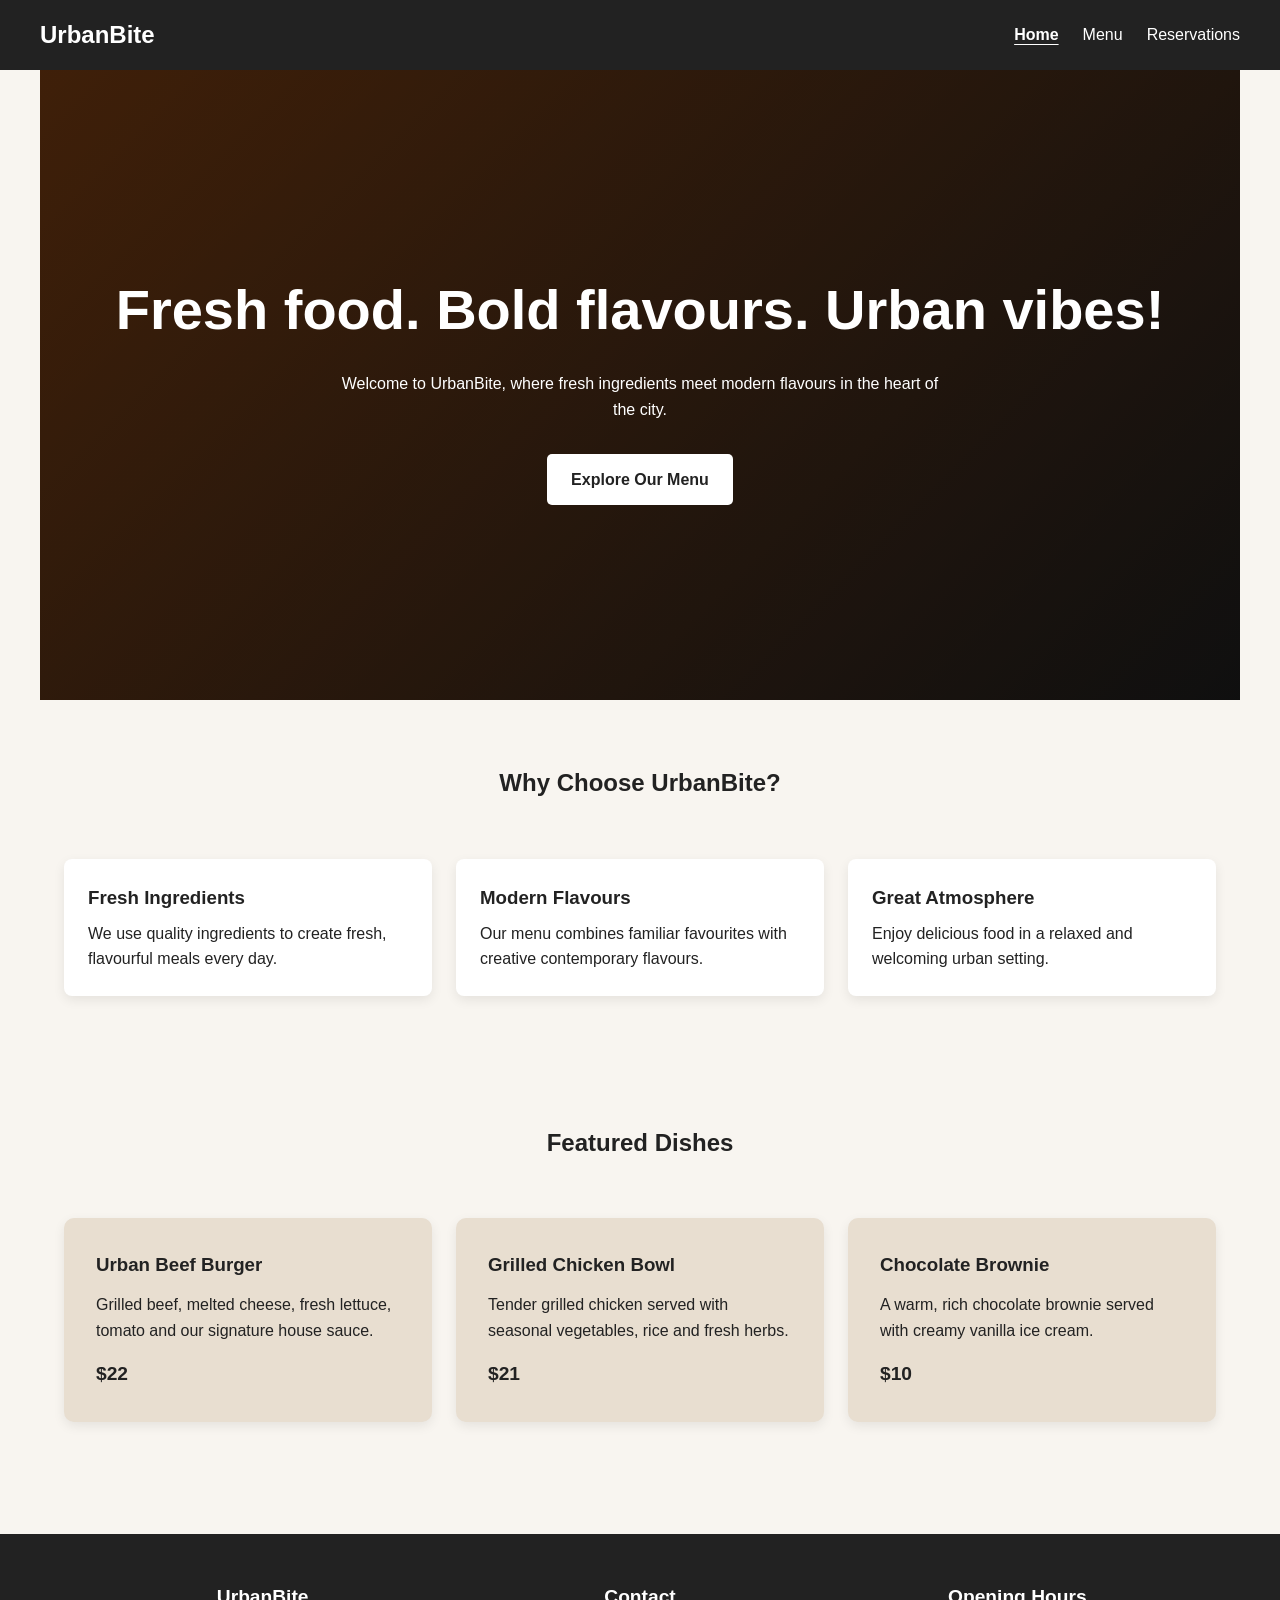
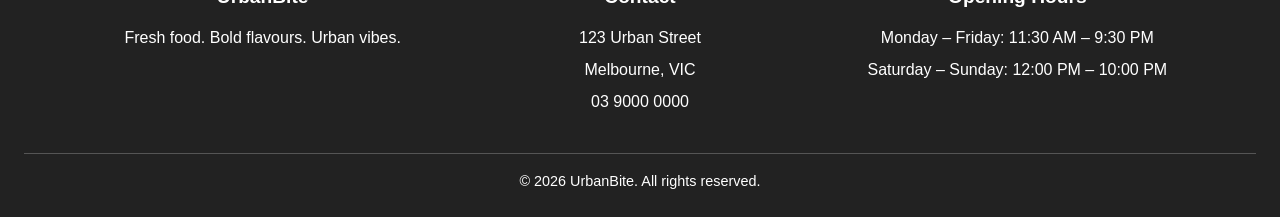
<file: index.html>
<!DOCTYPE html>
<html lang="en">
<head>
    <meta charset="UTF-8">

    <meta name="viewport" content="width=device-width, initial-scale=1.0">

    <title>UrbanBite | Modern Restaurant</title>

    <link rel="stylesheet" href="css/styles.css">
</head>

<body>
<a class="skip-link" href="#main-content">Skip to main content</a>
    <header>
<nav>
    <a href="index.html">UrbanBite</a>

    <button
        class="menu-toggle"
        type="button"
        aria-label="Open navigation menu"
        aria-expanded="false"
    >
        ☰
    </button>

    <ul class="nav-links">
                <li><a href="index.html">Home</a></li>
                <li><a href="menu.html">Menu</a></li>
                <li><a href="reservations.html">Reservations</a></li>
            </ul>
        </nav>
    </header>

    <main id="main-content">

        <section>
            <h1>Fresh food. Bold flavours. Urban vibes!</h1>

            <p>
                Welcome to UrbanBite, where fresh ingredients meet
                modern flavours in the heart of the city.
            </p>

            <a href="menu.html">Explore Our Menu</a>
        </section>

       <section class="features">
    <h2>Why Choose UrbanBite?</h2>

            <article>
                <h3>Fresh Ingredients</h3>
                <p>
                    We use quality ingredients to create fresh,
                    flavourful meals every day.
                </p>
            </article>

            <article>
                <h3>Modern Flavours</h3>
                <p>
                    Our menu combines familiar favourites with
                    creative contemporary flavours.
                </p>
            </article>

            <article>
                <h3>Great Atmosphere</h3>
                <p>
                    Enjoy delicious food in a relaxed and welcoming
                    urban setting.
                </p>
            </article>
        </section>
<section class="featured">

    <h2>Featured Dishes</h2>

    <article class="featured-item">
        <div>
            <h3>Urban Beef Burger</h3>

            <p>
                Grilled beef, melted cheese, fresh lettuce,
                tomato and our signature house sauce.
            </p>

            <p class="price">$22</p>
        </div>
    </article>


    <article class="featured-item">
        <div>
            <h3>Grilled Chicken Bowl</h3>

            <p>
                Tender grilled chicken served with seasonal
                vegetables, rice and fresh herbs.
            </p>

            <p class="price">$21</p>
        </div>
    </article>


    <article class="featured-item">
        <div>
            <h3>Chocolate Brownie</h3>

            <p>
                A warm, rich chocolate brownie served
                with creamy vanilla ice cream.
            </p>

            <p class="price">$10</p>
        </div>
    </article>

</section>

    </main>

<footer>
    <div class="footer-content">
        <div>
            <h2>UrbanBite</h2>
            <p>Fresh food. Bold flavours. Urban vibes.</p>
        </div>

        <div>
            <h2>Contact</h2>
            <p>123 Urban Street</p>
            <p>Melbourne, VIC</p>
            <p>03 9000 0000</p>
        </div>

        <div>
            <h2>Opening Hours</h2>
            <p>Monday – Friday: 11:30 AM – 9:30 PM</p>
            <p>Saturday – Sunday: 12:00 PM – 10:00 PM</p>
        </div>
    </div>

    <p class="footer-bottom">
        &copy; 2026 UrbanBite. All rights reserved.
    </p>
</footer>

    <script src="js/script.js"></script>

</body>
</html>
</file>
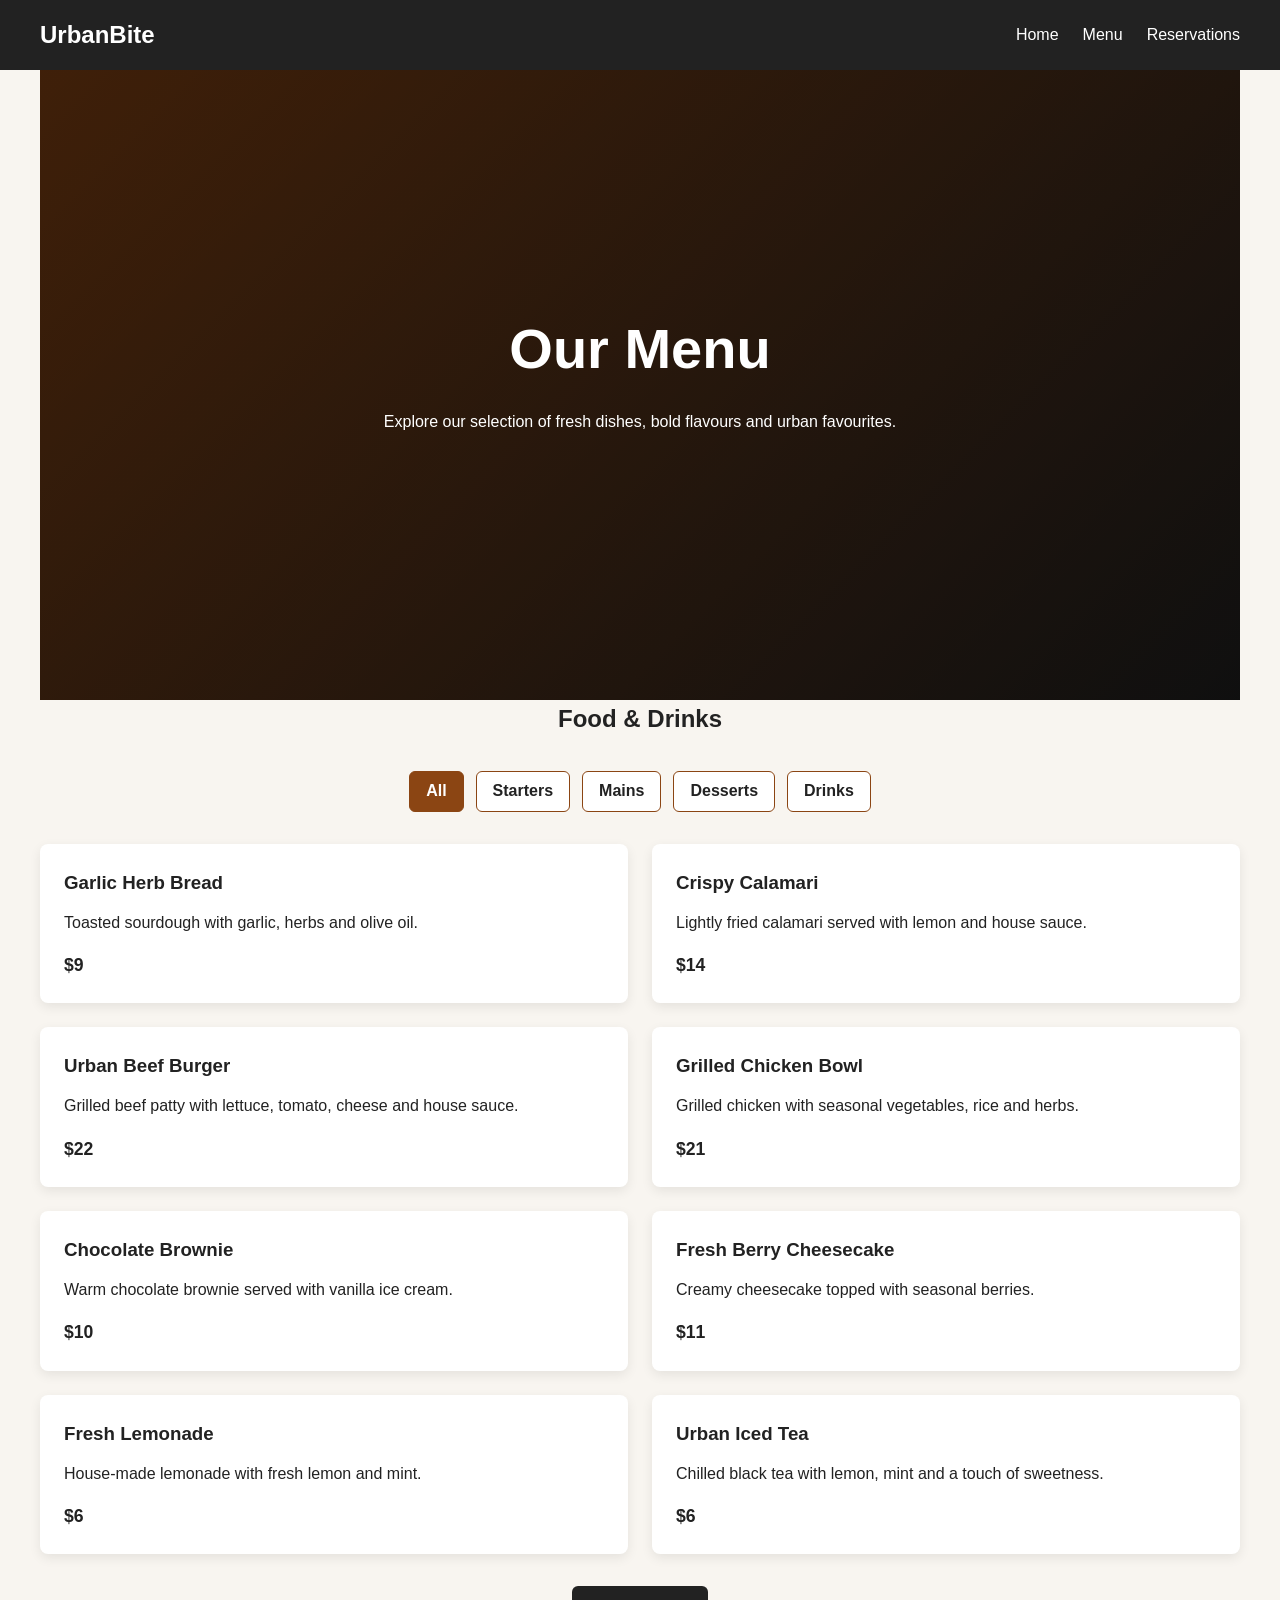
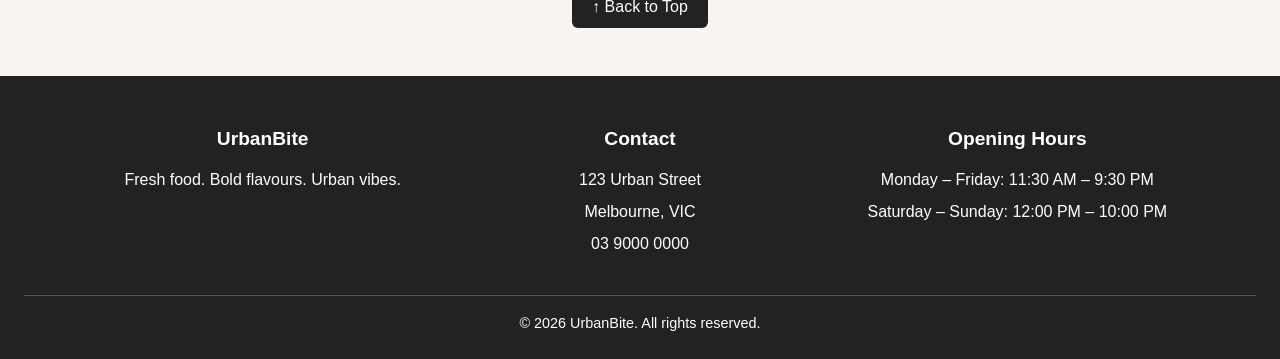
<file: menu.html>
<!DOCTYPE html>
<html lang="en">

<head>
    <meta charset="UTF-8">

    <meta name="viewport" content="width=device-width, initial-scale=1.0">

    <title>UrbanBite | Menu</title>

    <link rel="stylesheet" href="css/styles.css">
</head>

<body>
<a class="skip-link" href="#main-content">Skip to main content</a>
    <header>
        <nav>
            <a href="index.html">UrbanBite</a>

            <ul>
                <li><a href="index.html">Home</a></li>
                <li><a href="menu.html">Menu</a></li>
                <li><a href="reservations.html">Reservations</a></li>
            </ul>
        </nav>
    </header>

<main id="main-content">

<section class="page-header">
    <h1>Our Menu</h1>

    <p>
        Explore our selection of fresh dishes,
        bold flavours and urban favourites.
    </p>
</section>


        <section aria-labelledby="menu-heading">

            <h2 id="menu-heading">Food & Drinks</h2>

<div class="menu-filters" aria-label="Filter menu items">
    <button type="button" aria-pressed="true">All</button>
    <button type="button" aria-pressed="false">Starters</button>
    <button type="button" aria-pressed="false">Mains</button>
    <button type="button" aria-pressed="false">Desserts</button>
    <button type="button" aria-pressed="false">Drinks</button>
</div>


            <div class="menu-grid">

<article class="menu-item" data-category="starter">
    <h3>Garlic Herb Bread</h3>

                    <p>
                        Toasted sourdough with garlic,
                        herbs and olive oil.
                    </p>

                    <p>$9</p>
                </article>


<article class="menu-item" data-category="starter">
                        <h3>Crispy Calamari</h3>

                    <p>
                        Lightly fried calamari served
                        with lemon and house sauce.
                    </p>

                    <p>$14</p>
                </article>


<article class="menu-item" data-category="main">
                        <h3>Urban Beef Burger</h3>

                    <p>
                        Grilled beef patty with lettuce,
                        tomato, cheese and house sauce.
                    </p>

                    <p>$22</p>
                </article>


<article class="menu-item" data-category="main">
                        <h3>Grilled Chicken Bowl</h3>

                    <p>
                        Grilled chicken with seasonal
                        vegetables, rice and herbs.
                    </p>

                    <p>$21</p>
                </article>


<article class="menu-item" data-category="dessert">
                        <h3>Chocolate Brownie</h3>

                    <p>
                        Warm chocolate brownie served
                        with vanilla ice cream.
                    </p>

                    <p>$10</p>
                </article>


<article class="menu-item" data-category="dessert">
                        <h3>Fresh Berry Cheesecake</h3>

                    <p>
                        Creamy cheesecake topped with
                        seasonal berries.
                    </p>

                    <p>$11</p>
                </article>


<article class="menu-item" data-category="drink">
                        <h3>Fresh Lemonade</h3>

                    <p>
                        House-made lemonade with
                        fresh lemon and mint.
                    </p>

                    <p>$6</p>
                </article>


<article class="menu-item" data-category="drink">
                        <h3>Urban Iced Tea</h3>

                    <p>
                        Chilled black tea with lemon,
                        mint and a touch of sweetness.
                    </p>

                    <p>$6</p>
                </article>

            </div>

        </section>

    </main>

<button id="backToTop" type="button" aria-label="Back to top">
    ↑ Back to Top
</button>

<footer>
    <div class="footer-content">
        <div>
            <h2>UrbanBite</h2>
            <p>Fresh food. Bold flavours. Urban vibes.</p>
        </div>

        <div>
            <h2>Contact</h2>
            <p>123 Urban Street</p>
            <p>Melbourne, VIC</p>
            <p>03 9000 0000</p>
        </div>

        <div>
            <h2>Opening Hours</h2>
            <p>Monday – Friday: 11:30 AM – 9:30 PM</p>
            <p>Saturday – Sunday: 12:00 PM – 10:00 PM</p>
        </div>
    </div>

    <p class="footer-bottom">
        &copy; 2026 UrbanBite. All rights reserved.
    </p>
</footer>


    <script src="js/script.js"></script>

</body>

</html>
</file>
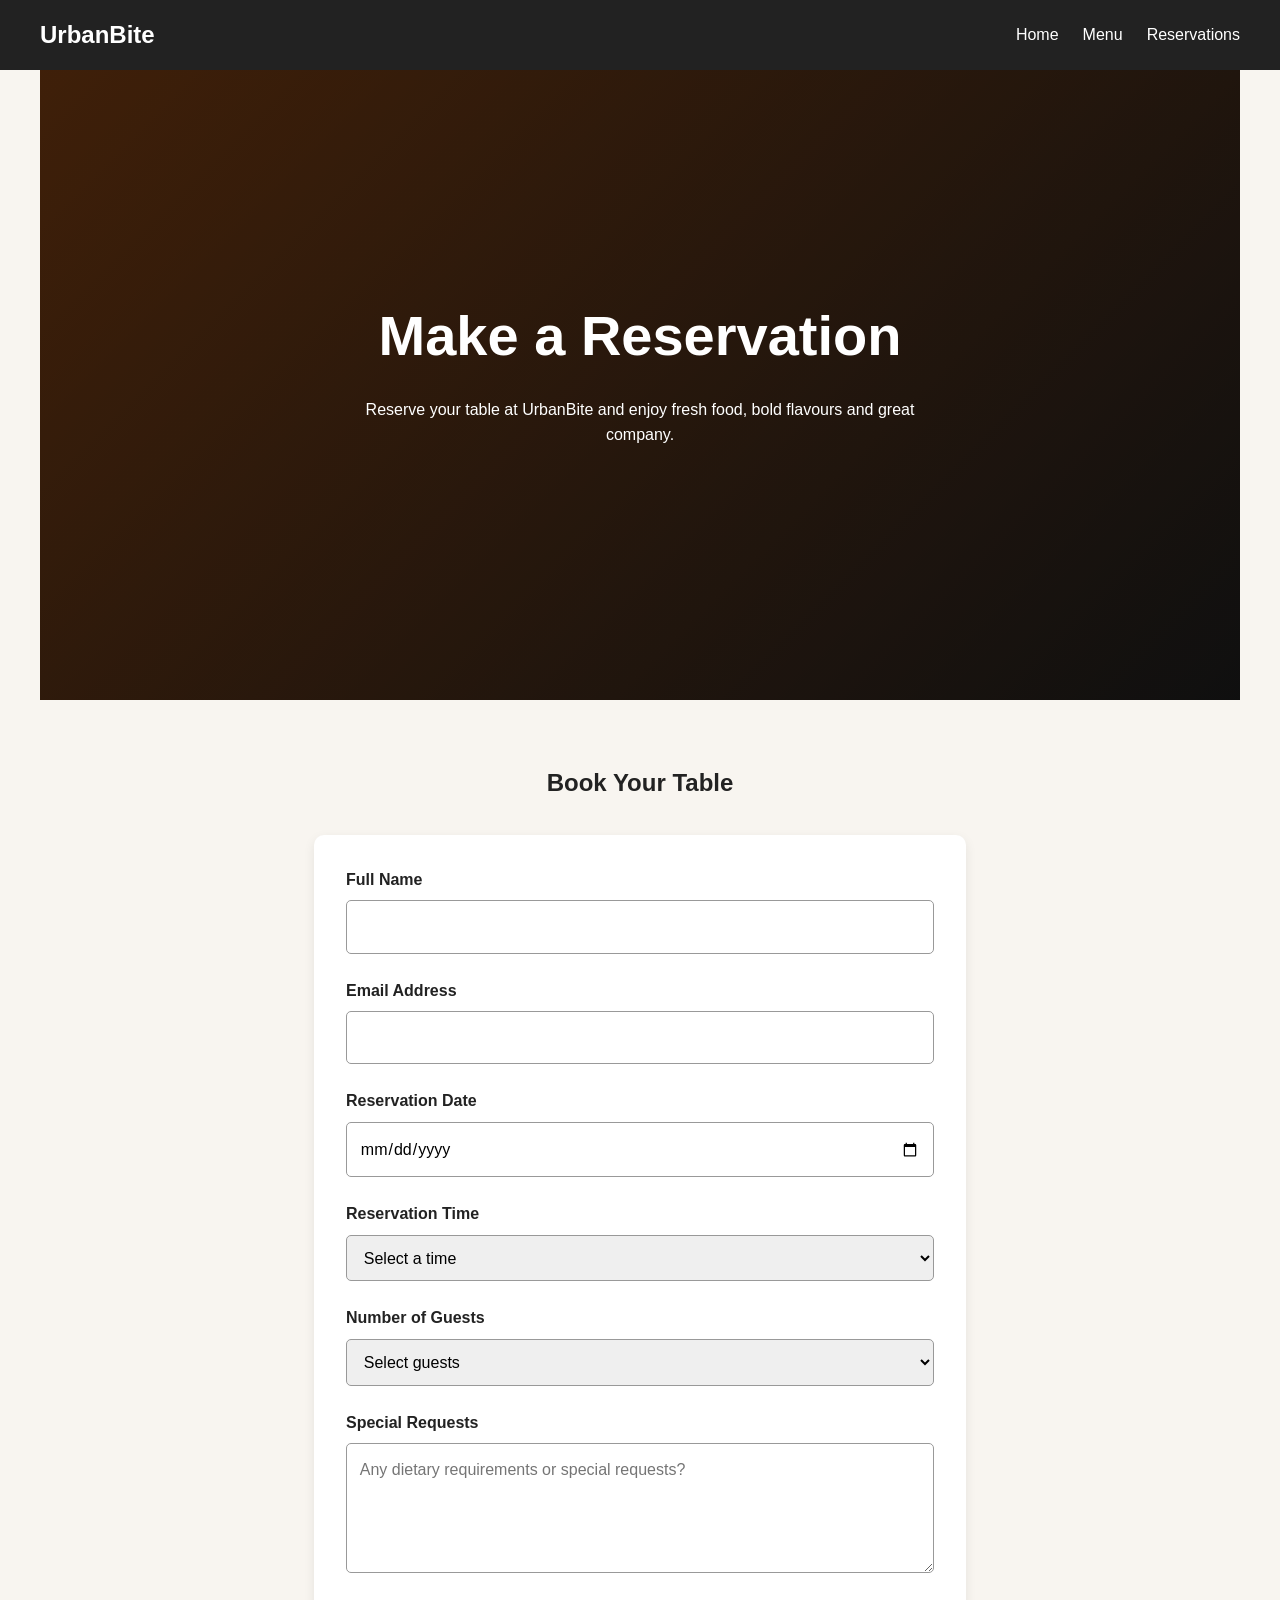
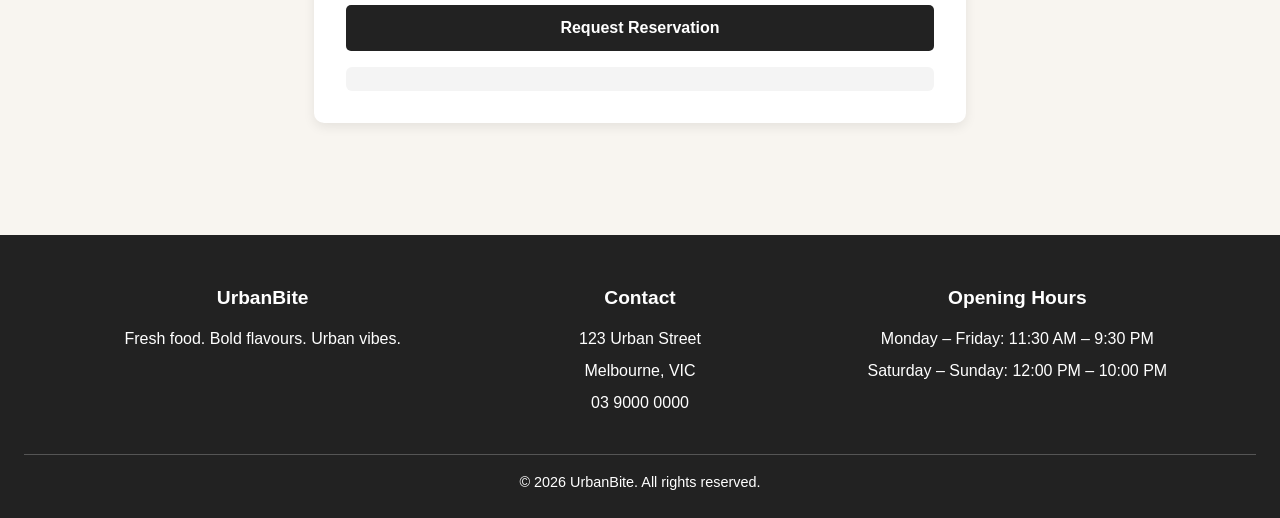
<file: reservations.html>
<!DOCTYPE html>
<html lang="en">

<head>
    <meta charset="UTF-8">

    <meta name="viewport" content="width=device-width, initial-scale=1.0">

    <title>UrbanBite | Reservations</title>

    <link rel="stylesheet" href="css/styles.css">
</head>

<body>
<a class="skip-link" href="#main-content">Skip to main content</a>
    <header>
        <nav>
            <a href="index.html">UrbanBite</a>

            <ul>
                <li><a href="index.html">Home</a></li>
                <li><a href="menu.html">Menu</a></li>
                <li><a href="reservations.html">Reservations</a></li>
            </ul>
        </nav>
    </header>


<main id="main-content">
<section class="page-header">
    <h1>Make a Reservation</h1>

    <p>
        Reserve your table at UrbanBite and enjoy
        fresh food, bold flavours and great company.
    </p>
</section>


        <section class="reservation-section">

            <h2>Book Your Table</h2>

            <form id="reservationForm">

                <div class="form-group">
                    <label for="name">Full Name</label>

                    <input
                        type="text"
                        id="name"
                        name="name"
                        required
                    >
                </div>


                <div class="form-group">
                    <label for="email">Email Address</label>

                    <input
                        type="email"
                        id="email"
                        name="email"
                        required
                    >
                </div>


                <div class="form-group">
                    <label for="date">Reservation Date</label>

                    <input
                        type="date"
                        id="date"
                        name="date"
                        required
                    >
                </div>


                <div class="form-group">
                    <label for="time">Reservation Time</label>

                    <select id="time" name="time" required>

                        <option value="">Select a time</option>

                        <option value="17:30">5:30 PM</option>
                        <option value="18:00">6:00 PM</option>
                        <option value="18:30">6:30 PM</option>
                        <option value="19:00">7:00 PM</option>
                        <option value="19:30">7:30 PM</option>
                        <option value="20:00">8:00 PM</option>
                        <option value="20:30">8:30 PM</option>

                    </select>
                </div>


                <div class="form-group">
                    <label for="guests">Number of Guests</label>

                    <select id="guests" name="guests" required>

                        <option value="">Select guests</option>

                        <option value="1">1 Guest</option>
                        <option value="2">2 Guests</option>
                        <option value="3">3 Guests</option>
                        <option value="4">4 Guests</option>
                        <option value="5">5 Guests</option>
                        <option value="6">6 Guests</option>

                    </select>
                </div>


                <div class="form-group">
                    <label for="message">Special Requests</label>

                    <textarea
                        id="message"
                        name="message"
                        rows="4"
                        placeholder="Any dietary requirements or special requests?"
                    ></textarea>
                </div>


                <button type="submit">
                    Request Reservation
                </button>

                <p
                    id="formMessage"
                    role="status"
                    aria-live="polite"
                ></p>

            </form>

        </section>

    </main>


<footer>
    <div class="footer-content">
        <div>
            <h2>UrbanBite</h2>
            <p>Fresh food. Bold flavours. Urban vibes.</p>
        </div>

        <div>
            <h2>Contact</h2>
            <p>123 Urban Street</p>
            <p>Melbourne, VIC</p>
            <p>03 9000 0000</p>
        </div>

        <div>
            <h2>Opening Hours</h2>
            <p>Monday – Friday: 11:30 AM – 9:30 PM</p>
            <p>Saturday – Sunday: 12:00 PM – 10:00 PM</p>
        </div>
    </div>

    <p class="footer-bottom">
        &copy; 2026 UrbanBite. All rights reserved.
    </p>
</footer>


    <script src="js/script.js"></script>

</body>

</html>
</file>
<file: css/styles.css>
/* ------------------------------
   Basic Reset
------------------------------ */

* {
    margin: 0;
    padding: 0;
    box-sizing: border-box;
}

body {
    font-family: Arial, sans-serif;
    line-height: 1.6;
    background-color: #f8f5f0;
    color: #222;
}


/* ------------------------------
   Navigation
------------------------------ */

header {
    background-color: #222;
    padding: 1rem;
}

nav {
    display: flex;
    flex-direction: column;
    align-items: center;
    gap: 1rem;
}

nav > a {
    color: white;
    text-decoration: none;
    font-size: 1.5rem;
    font-weight: bold;
}

nav ul {
    list-style: none;
    display: flex;
    flex-direction: column;
    align-items: center;
    gap: 0.75rem;
}

nav ul a {
    color: white;
    text-decoration: none;
}

nav ul a:hover {
    text-decoration: underline;
}


/* ------------------------------
   Main Content
------------------------------ */

main {
    max-width: 1200px;
    margin: 0 auto;
}


/* ------------------------------
   Hero Section
------------------------------ */

main > section:first-child {
    min-height: 70vh;
    padding: 4rem 1.5rem;

    display: flex;
    flex-direction: column;
    justify-content: center;
    align-items: center;

    text-align: center;

    background:
        linear-gradient(
            rgba(0, 0, 0, 0.55),
            rgba(0, 0, 0, 0.55)
        ),
        linear-gradient(
            135deg,
            #8b4513,
            #222
        );

    color: white;
}

h1 {
    font-size: 2.2rem;
    margin-bottom: 1rem;
}

main > section:first-child p {
    max-width: 600px;
    margin-bottom: 2rem;
}

main > section:first-child a {
    display: inline-block;
    padding: 0.8rem 1.5rem;

    background-color: #ffffff;
    color: #222;

    text-decoration: none;
    border-radius: 5px;

    font-weight: bold;
}

main > section:first-child a:hover {
    background-color: #dddddd;
}


/* ------------------------------
   Features Section
------------------------------ */

.features {
    padding: 4rem 1.5rem;
}

h2 {
    text-align: center;
    margin-bottom: 2rem;
}

article {
    background-color: white;
    padding: 1.5rem;
    margin-bottom: 1rem;

    border-radius: 8px;

    box-shadow: 0 4px 12px rgba(0, 0, 0, 0.08);

    transition: transform 0.2s ease;
}

article:hover {
    transform: translateY(-4px);
}

article h3 {
    margin-bottom: 0.5rem;
}


/* ------------------------------
   Footer
------------------------------ */

footer {
    background-color: #222;
    color: white;
    text-align: center;
    padding: 1.5rem;
}


/* ------------------------------
   Tablet and Desktop
------------------------------ */

@media (min-width: 768px) {
.footer-content {
    grid-template-columns: repeat(3, 1fr);
}
    nav {
        flex-direction: row;
        justify-content: space-between;
        max-width: 1200px;
        margin: 0 auto;
    }

    nav ul {
        flex-direction: row;
        gap: 1.5rem;
    }

    h1 {
        font-size: 3.5rem;
    }

    .features {
    display: grid;
    grid-template-columns: repeat(3, 1fr);
    gap: 1.5rem;
}

    h2 {
        grid-column: 1 / -1;
    }

    article {
        margin-bottom: 0;
    }
}
/* ------------------------------
   Menu Page
------------------------------ */

.menu-filters {
    display: flex;
    flex-wrap: wrap;
    justify-content: center;
    gap: 0.75rem;
    margin-bottom: 2rem;
}

.menu-filters button {
    padding: 0.7rem 1.2rem;

    border: 2px solid #222;
    border-radius: 5px;

    background-color: white;
    color: #222;

    cursor: pointer;
    font-weight: bold;
}

.menu-filters button:hover {
    background-color: #222;
    color: white;
}

.menu-grid {
    display: grid;
    grid-template-columns: 1fr;
    gap: 1.5rem;
}

.menu-item {
    margin-bottom: 0;
}

.menu-item h3 {
    margin-bottom: 0.75rem;
}

.menu-item p:last-child {
    margin-top: 1rem;
    font-weight: bold;
    font-size: 1.1rem;
}


/* ------------------------------
   Menu Page - Larger Screens
------------------------------ */

@media (min-width: 768px) {

    .menu-grid {
        grid-template-columns: repeat(2, 1fr);
    }

}
/* ------------------------------
   Reservation Page
------------------------------ */

.reservation-section {
    padding: 4rem 1.5rem;
    max-width: 700px;
    margin: 0 auto;
}

.reservation-section h2 {
    margin-bottom: 2rem;
}

#reservationForm {
    background-color: white;
    padding: 2rem;
    border-radius: 10px;
    box-shadow: 0 4px 12px rgba(0, 0, 0, 0.08);
}

.form-group {
    margin-bottom: 1.5rem;
}

.form-group label {
    display: block;
    margin-bottom: 0.5rem;
    font-weight: bold;
}

.form-group input,
.form-group select,
.form-group textarea {
    width: 100%;
    padding: 0.8rem;

    border: 1px solid #999;
    border-radius: 5px;

    font: inherit;
}

.form-group textarea {
    resize: vertical;
}

.form-group input:focus,
.form-group select:focus,
.form-group textarea:focus {
    outline: 3px solid #d6b98c;
    border-color: #222;
}

#reservationForm button {
    width: 100%;
    padding: 0.9rem;

    border: none;
    border-radius: 5px;

    background-color: #222;
    color: white;

    font-size: 1rem;
    font-weight: bold;

    cursor: pointer;
}

#reservationForm button:hover {
    background-color: #444;
}

#formMessage {
    margin-top: 1rem;
    font-weight: bold;
}
/* ------------------------------
   Mobile Navigation
------------------------------ */

.menu-toggle {
    background: none;
    border: none;
    color: white;
    font-size: 1.8rem;
    cursor: pointer;
}

.nav-links {
    display: none;
}

.nav-links.active {
    display: flex;
}


/* ------------------------------
   Desktop Navigation
------------------------------ */

@media (min-width: 768px) {

    .menu-toggle {
        display: none;
    }

    .nav-links {
        display: flex;
    }

}
/* ------------------------------
   Featured Dishes
------------------------------ */

.featured {
    padding: 4rem 1.5rem;
}

.featured-item {
    margin-bottom: 1.5rem;

    padding: 2rem;

    background-color: #e8ded0;

    border-radius: 10px;
}

.featured-item h3 {
    margin-bottom: 0.75rem;
}

.price {
    margin-top: 1rem;
    font-weight: bold;
    font-size: 1.2rem;
}


/* ------------------------------
   Featured Dishes - Desktop
------------------------------ */

@media (min-width: 768px) {

    .featured {
        display: grid;
        grid-template-columns: repeat(3, 1fr);
        gap: 1.5rem;
    }

    .featured h2 {
        grid-column: 1 / -1;
    }

    .featured-item {
        margin-bottom: 0;
    }

}
/* ------------------------------
   Page Headers
------------------------------ */

.page-header {
    padding: 4rem 1.5rem;

    text-align: center;

    background:
        linear-gradient(
            rgba(0, 0, 0, 0.55),
            rgba(0, 0, 0, 0.55)
        ),
        linear-gradient(
            135deg,
            #8b4513,
            #222
        );

    color: white;
}

.page-header h1 {
    margin-bottom: 1rem;
}

.page-header p {
    max-width: 600px;
    margin: 0 auto;
}
/* Active Menu Filter */

.menu-filters button[aria-pressed="true"] {
    background-color: #8b4513;
    color: white;
    font-weight: bold;
}

/* Keyboard Focus */

a:focus-visible,
button:focus-visible,
input:focus-visible,
select:focus-visible,
textarea:focus-visible {
    outline: 3px solid #d4a017;
    outline-offset: 3px;
}
/* Back to Top Button */

#backToTop {
    display: block;
    margin: 2rem auto;
    padding: 0.75rem 1.25rem;
    border: none;
    border-radius: 6px;
    background-color: #222;
    color: white;
    font-size: 1rem;
    cursor: pointer;
}

#backToTop:hover {
    background-color: #8b4513;
}

#backToTop:focus-visible {
    outline: 3px solid #d4a017;
    outline-offset: 3px;
}
/* Form Feedback */

#formMessage {
    margin-top: 1rem;
    padding: 0.75rem;
    border-radius: 6px;
    text-align: center;
    font-weight: bold;
    background-color: #f4f4f4;
}
/* Active Navigation Link */

.nav-links a[aria-current="page"] {
    font-weight: bold;
    text-decoration: underline;
    text-underline-offset: 4px;
}
/* Skip Link */

.skip-link {
    position: absolute;
    top: -50px;
    left: 1rem;
    padding: 0.75rem 1rem;
    background-color: #222;
    color: white;
    text-decoration: none;
    z-index: 1000;
}

.skip-link:focus {
    top: 1rem;
}
/* Card Hover Effects */

.features article,
.featured-item,
.menu-item {
    transition: transform 0.2s ease, box-shadow 0.2s ease;
}

.features article:hover,
.featured-item:hover,
.menu-item:hover {
    transform: translateY(-4px);
    box-shadow: 0 8px 20px rgba(0, 0, 0, 0.15);
}
/* Menu Filter Buttons */

.menu-filters {
    display: flex;
    flex-wrap: wrap;
    justify-content: center;
    gap: 0.75rem;
    margin-bottom: 2rem;
}

.menu-filters button {
    padding: 0.65rem 1rem;
    border: 1px solid #8b4513;
    border-radius: 6px;
    background-color: white;
    color: #222;
    cursor: pointer;
    font-size: 1rem;
    transition: background-color 0.2s ease, color 0.2s ease;
}

.menu-filters button:hover {
    background-color: #8b4513;
    color: white;
}
/* Footer Layout */

footer {
    margin-top: 3rem;
    padding: 3rem 1.5rem 1.5rem;
    background-color: #222;
    color: white;
}

.footer-content {
    display: grid;
    gap: 2rem;
    max-width: 1100px;
    margin: 0 auto;
}

.footer-content h2 {
    margin-bottom: 0.75rem;
    font-size: 1.2rem;
}

.footer-content p {
    margin-bottom: 0.4rem;
}

.footer-bottom {
    margin-top: 2rem;
    padding-top: 1rem;
    border-top: 1px solid #555;
    text-align: center;
    font-size: 0.9rem;
}
</file>
